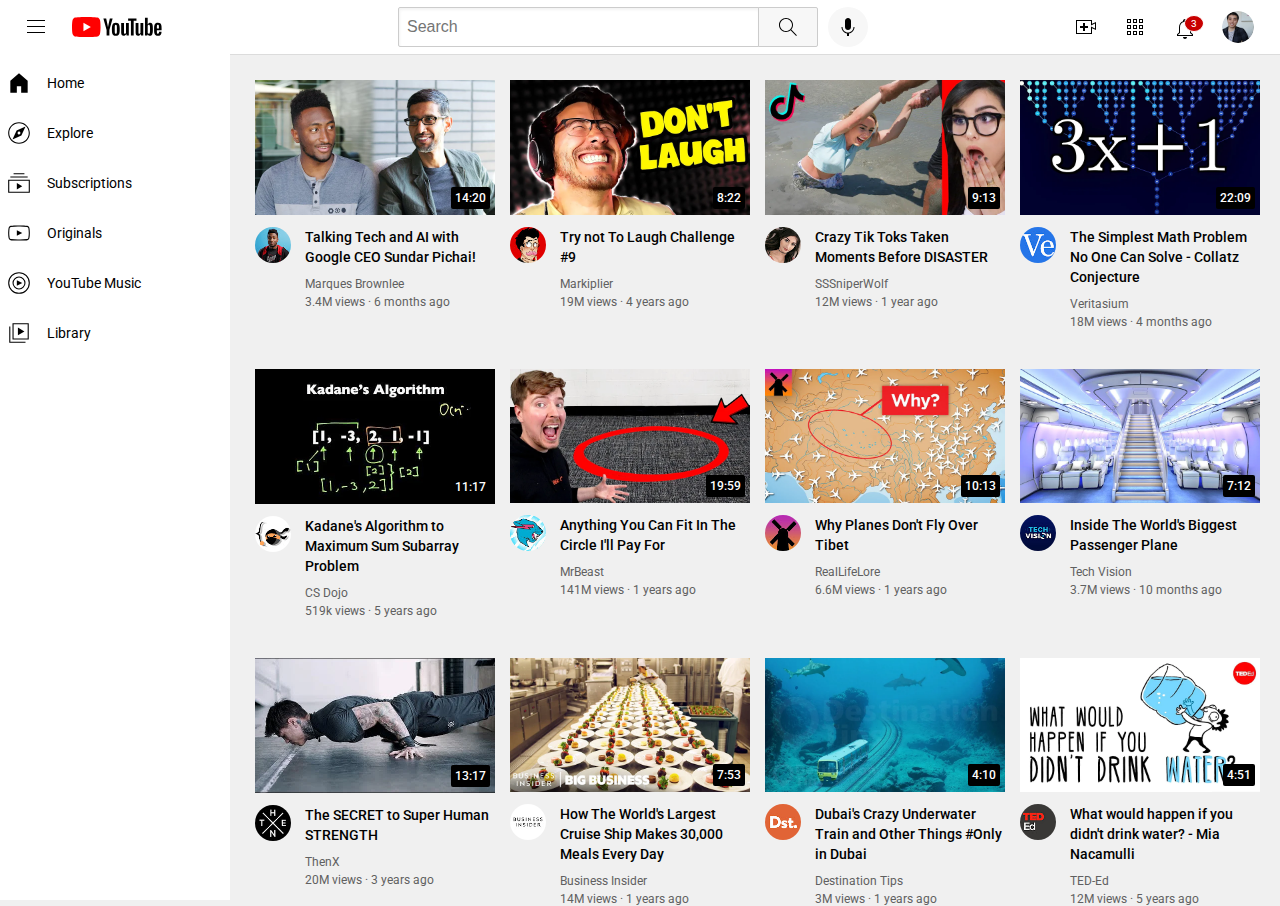
<file: index.html>
<!DOCTYPE html>
<html>
    <head>
        <title>Youtube.com Clone</title>

        <link rel="preconnect" href="https://fonts.googleapis.com">
        <link rel="preconnect" href="https://fonts.gstatic.com" crossorigin>
        <link href="https://fonts.googleapis.com/css2?family=Roboto:ital,wght@0,100..900;1,100..900&display=swap" rel="stylesheet">

        <link rel="stylesheet" href="youtube-css/general.css">
        <link rel="stylesheet" href="youtube-css/header.css">
        <link rel="stylesheet" href="youtube-css/sidebar.css">
        <link rel="stylesheet" href="youtube-css/video.css">
    </head>

    <body>
        <div class="header">
            <div class="left-section">
                <img class="hamburger-menu" src="youtube header icons/hamburger-menu.svg">

                <img class="youtube-logo" src="youtube header icons/youtube-logo.svg">
            </div>
            <div class="middle-section">
                <input class="search-bar" type="text" 
                placeholder="Search">
                <button class="search-button">
                    <img class="search-icon" src="youtube header icons/search.svg">
                    <div class="tooltip">Search</div>
                </button>

                <button class="voice-search-button" >
                    <img class="voice-search-icon" src="youtube header icons/voice-search-icon.svg">
                    <div class="tooltip">Search with your voice</div>
                </button>
            </div>

            <div class="right-section">
                <div class="upload-icon-container">
                    <img class="upload-icon" 
                    src="youtube header icons/upload.svg">
                    <div class="tooltip">Create</div>
                </div>

                <div class="apps-icon-container">
                    <img class="apps-icon" 
                    src="youtube header icons/youtube-apps.svg">
                    <div class="tooltip">YouTube apps</div>
                </div>
                
                <div class="notifications-icon-box">
                    <div class="notifications-number">3</div>
                    <img class="notifications-icon" 
                    src="youtube header icons/notifications.svg">
                    <div class="tooltip">Notifications</div>
                </div>

                    <img class="my-channel-icon" 
                    src="youtube header icons/my-channel.jpeg">
            </div>
        </div>

        <div class="sidebar">
            <button class="home-button">
                <img src="sidebar icons/home.svg">
                <div>Home</div>
            </button>

            <button class="home-button">
                <img src="sidebar icons/explore.svg">
                <div>Explore</div>
            </button>

            <button class="home-button">
                <img src="sidebar icons/subscriptions.svg">
                <div>Subscriptions</div>
            </button>

            <button class="home-button">
                <img src="sidebar icons/originals.svg">
                <div>Originals</div>
            </button>

            <button class="home-button">
                <img src="sidebar icons/youtube-music.svg">
                <div>YouTube Music</div>
            </button>

            <button class="home-button">
                <img src="sidebar icons/library.svg">
                <div>Library</div>
            </button>
        </div>

        <div class="video-grid">
            <div class="video-preview">
                <div class="thumbnail-row">
                    <a href="https://www.youtube.com/watch?v=n2RNcPRtAiY">
                        <img class="thumbnail" src="thumbnails/thumbnail-1.webp">
                    </a>

                    <div class="video-time">
                        14:20
                    </div>
                </div>
    
                <div class="video-info-grid">
                    <div class="channel-picture">
                        <a href="https://www.youtube.com/c/mkbhd">
                            <img class="profile-picture" src="profile pics/channel-1.jpeg">
                        </a>
                        <div class="channel-tooltip">
                            <div class="profilepic-tooltip-container">
                                <img class="profile-picture" src="profile pics/channel-1.jpeg">
                            </div>

                            <div class="profileinfo-tooltip-container">
                                <div><strong>Marques Brownlee</strong></div>
                                <div class="sub-count-tooltip-line">19.9M subscribers</div>
                            </div>
                        </div>
                    </div>
    
                    <div class="video-info">
                        <p class="video-title">
                            <a href="https://www.youtube.com/watch?v=n2RNcPRtAiY">
                                Talking Tech and AI with Google CEO Sundar Pichai!
                            </a>
                         </p>
                        <p class="video-author">
                             Marques Brownlee
                        </p>
                         <p class="video-stats">
                              3.4M views · 6 months ago
                        </p>
                    </div>
                </div>
            </div>
    
            <div class="video-preview">
                <div class="thumbnail-row">
                    <a href="https://www.youtube.com/watch?v=mP0RAo9SKZk">
                        <img class="thumbnail" src="thumbnails/thumbnail-2.webp">
                    </a>

                    <div class="video-time">
                        8:22
                    </div>
                </div>
    
                <div class="video-info-grid">
                    <div class="channel-picture">
                        <a href="https://www.youtube.com/c/markiplier">
                            <img class="profile-picture" src="profile pics/channel-2.jpeg">
                        </a>

                        <div class="channel-tooltip">
                            <div class="profilepic-tooltip-container">
                                <img class="profile-picture" src="profile pics/channel-2.jpeg">
                            </div>

                            <div class="profileinfo-tooltip-container">
                                <div><strong>Markiplier</strong></div>
                                <div class="sub-count-tooltip-line">37.7M subscribers</div>
                            </div>
                        </div>
                    </div>
    
                    <div class="video-info">
                        <p class="video-title">
                                <a href="https://www.youtube.com/watch?v=mP0RAo9SKZk">
                                    Try not To Laugh Challenge #9
                                </a>
                        </p>
                        <p class="video-author">
                                Markiplier
                        </p>
                        <p class="video-stats">
                                19M views · 4 years ago
                        </p>
                    </div>
                </div>
            </div>
    
            <div class="video-preview">
                <div class="thumbnail-row">
                    <a href="https://www.youtube.com/watch?v=FgjPQQeTh1w">
                        <img class="thumbnail" src="thumbnails/thumbnail-3.webp">
                    </a>

                    <div class="video-time">
                        9:13
                    </div>
                </div>
    
                <div class="video-info-grid">
                    <div class="channel-picture">
                        <a href="https://www.youtube.com/user/SSSniperWolf">
                            <img class="profile-picture" src="../../profile pics/channel-3.jpeg">
                        </a>

                        <div class="channel-tooltip">
                            <div class="profilepic-tooltip-container">
                                <img class="profile-picture" src="../../profile pics/channel-3.jpeg">
                            </div>

                            <div class="profileinfo-tooltip-container">
                                <div><strong>SSSniperWolf</strong></div>
                                <div class="sub-count-tooltip-line">35M subscribers</div>
                            </div>
                        </div>
                    </div>
    
                    <div class="video-info">
                        <p class="video-title">
                            <a href="https://www.youtube.com/watch?v=FgjPQQeTh1w">
                                Crazy Tik Toks Taken Moments Before DISASTER
                            </a>
                         </p>
                        <p class="video-author">
                             SSSniperWolf
                        </p>
                         <p class="video-stats">
                              12M views · 1 year ago
                        </p>
                    </div>
                </div>
            </div>
    
            <div class="video-preview">
                <div class="thumbnail-row">
                    <a href="https://www.youtube.com/watch?v=094y1Z2wpJg">
                        <img class="thumbnail" src="thumbnails/thumbnail-4.webp">
                    </a>

                    <div class="video-time">
                        22:09
                    </div>
                </div>
    
                <div class="video-info-grid">
                    <div class="channel-picture">
                        <a href="https://www.youtube.com/c/veritasium">
                            <img class="profile-picture" src="../../profile pics/channel-4.jpeg">
                        </a>

                        <div class="channel-tooltip">
                            <div class="profilepic-tooltip-container">
                                <img class="profile-picture" src="../../profile pics/channel-4.jpeg">
                            </div>

                            <div class="profileinfo-tooltip-container">
                                <div><strong>Veritasium</strong></div>
                                <div class="sub-count-tooltip-line">18M subscribers</div>
                            </div>
                        </div>
                    </div>
    
                    <div class="video-info">
                        <p class="video-title">
                            <a href="https://www.youtube.com/watch?v=094y1Z2wpJg">
                                The Simplest Math Problem No One Can Solve - Collatz Conjecture
                            </a>
                        </p>
                        <p class="video-author">
                                Veritasium
                        </p>
                        <p class="video-stats">
                                18M views · 4 months ago
                        </p>
                    </div>
                </div>
            </div>
    
            <div class="video-preview">
                <div class="thumbnail-row">
                    <a href="https://www.youtube.com/watch?v=86CQq3pKSUw">
                        <img class="thumbnail" src="thumbnails/thumbnail-5.webp">
                    </a>

                    <div class="video-time">
                        11:17
                    </div>
                </div>
    
                <div class="video-info-grid">
                    <div class="channel-picture">
                        <a href="https://www.youtube.com/c/CSDojo">
                            <img class="profile-picture" src="../../profile pics/channel-5.jpeg">
                        </a>

                        <div class="channel-tooltip">
                            <div class="profilepic-tooltip-container">
                                <img class="profile-picture" src="../../profile pics/channel-5.jpeg">
                            </div>

                            <div class="profileinfo-tooltip-container">
                                <div><strong>CS Dojo</strong></div>
                                <div class="sub-count-tooltip-line">2M subscribers</div>
                            </div>
                        </div>
                    </div>
    
                    <div class="video-info">
                        <p class="video-title">
                            <a href="https://www.youtube.com/watch?v=86CQq3pKSUw">
                                Kadane's Algorithm to Maximum Sum Subarray Problem
                            </a>
                        </p>
                        <p class="video-author">
                            CS Dojo
                        </p>
                        <p class="video-stats">
                            519k views · 5 years ago
                        </p>
                    </div>
                </div>
            </div>
    
            <div class="video-preview">
                <div class="thumbnail-row">
                    <a href="https://www.youtube.com/watch?v=yXWw0_UfSFg">
                        <img class="thumbnail" src="thumbnails/thumbnail-6.webp">
                    </a>

                    <div class="video-time">
                        19:59
                    </div>
                </div>
    
                <div class="video-info-grid">
                    <div class="channel-picture">
                        <a href="https://www.youtube.com/channel/UCX6OQ3DkcsbYNE6H8uQQuVA">
                            <img class="profile-picture" src="../../profile pics/channel-6.jpeg">
                        </a>

                        <div class="channel-tooltip">
                            <div class="profilepic-tooltip-container">
                                <img class="profile-picture" src="../../profile pics/channel-6.jpeg">
                            </div>

                            <div class="profileinfo-tooltip-container">
                                <div><strong>MrBeast</strong></div>
                                <div class="sub-count-tooltip-line">385M subscribers</div>
                            </div>
                        </div>
                    </div>
    
                    <div class="video-info">
                        <p class="video-title">
                            <a href="https://www.youtube.com/watch?v=yXWw0_UfSFg">
                                Anything You Can Fit In The Circle I'll Pay For
                            </a>
                        </p>
                        <p class="video-author">
                                MrBeast
                        </p>
                        <p class="video-stats">
                                141M views · 1 years ago
                        </p>
                    </div>
                </div>
            </div>

            <div class="video-preview">
                <div class="thumbnail-row">
                    <a href="https://www.youtube.com/watch?v=fNVa1qMbF9Y">
                        <img class="thumbnail" src="thumbnails/thumbnail-7.webp">
                    </a>
                    <div class="video-time">
                        10:13
                    </div>
                </div>
    
                <div class="video-info-grid">
                    <div class="channel-picture">
                        <a href="https://www.youtube.com/channel/UCP5tjEmvPItGyLhmjdwP7Ww">
                            <img class="profile-picture" src="../../profile pics/channel-7.jpeg">
                        </a>

                        <div class="channel-tooltip">
                            <div class="profilepic-tooltip-container">
                                <img class="profile-picture" src="profile pics/channel-7.jpeg">
                            </div>

                            <div class="profileinfo-tooltip-container">
                                <div><strong>RealLifeLore</strong></div>
                                <div class="sub-count-tooltip-line">8M subscribers</div>
                            </div>
                        </div>
                    </div>
    
                    <div class="video-info">
                        <p class="video-title">
                            <a href="https://www.youtube.com/watch?v=fNVa1qMbF9Y">
                                Why Planes Don't Fly Over Tibet
                            </a>
                        </p>
                        <p class="video-author">
                                RealLifeLore
                        </p>
                        <p class="video-stats">
                                6.6M views · 1 years ago
                        </p>
                    </div>
                </div>
            </div>

            <div class="video-preview">
                <div class="thumbnail-row">
                    <a href="https://www.youtube.com/watch?v=lFm4EM1juls">
                        <img class="thumbnail" src="thumbnails/thumbnail-8.webp">
                    </a>

                    <div class="video-time">
                        7:12
                    </div>
                </div>
    
                <div class="video-info-grid">
                    <div class="channel-picture">
                        <a href="https://www.youtube.com/channel/UCHAK6CyegY22Zj2GWrcaIxg">
                            <img class="profile-picture" src="profile pics/channel-8.jpeg">
                        </a>

                        <div class="channel-tooltip">
                            <div class="profilepic-tooltip-container">
                                <img class="profile-picture" src="profile pics/channel-8.jpeg">
                            </div>

                            <div class="profileinfo-tooltip-container">
                                <div><strong>Tech Vision</strong></div>
                                <div class="sub-count-tooltip-line">843K subscribers</div>
                            </div>
                        </div>
                    </div>
    
                    <div class="video-info">
                        <p class="video-title">
                            <a href="https://www.youtube.com/watch?v=lFm4EM1juls">
                                Inside The World's Biggest Passenger Plane
                            </a>
                        </p>
                        <p class="video-author">
                                Tech Vision
                        </p>
                        <p class="video-stats">
                                3.7M views · 10 months ago
                        </p>
                    </div>
                </div>
            </div>

            <div class="video-preview">
                <div class="thumbnail-row">
                    <a href="https://www.youtube.com/watch?v=ixmxOlcrlUc">
                        <img class="thumbnail" src="thumbnails/thumbnail-9.webp">
                    </a>

                    <div class="video-time">
                        13:17
                    </div>
                </div>
    
                <div class="video-info-grid">
                    <div class="channel-picture">
                        <a href="https://www.youtube.com/c/OFFICIALTHENXSTUDIOS">
                            <img class="profile-picture" src="profile pics/channel-9.jpeg">
                        </a>
                        
                        <div class="channel-tooltip">
                            <div class="profilepic-tooltip-container">
                                <img class="profile-picture" src="profile pics/channel-9.jpeg">
                            </div>

                            <div class="profileinfo-tooltip-container">
                                <div><strong>ThenX</strong></div>
                                <div class="sub-count-tooltip-line">8M subscribers</div>
                            </div>
                        </div>
                    </div>
    
                    <div class="video-info">
                        <p class="video-title">
                            <a href="https://www.youtube.com/watch?v=ixmxOlcrlUc">
                                The SECRET to Super Human STRENGTH
                            </a>
                        </p>
                        <p class="video-author">
                                ThenX
                        </p>
                        <p class="video-stats">
                                20M views · 3 years ago
                        </p>
                    </div>
                </div>
            </div>

            <div class="video-preview">
                <div class="thumbnail-row">
                    <a href="https://www.youtube.com/watch?v=R2vXbFp5C9o">
                        <img class="thumbnail" src="thumbnails/thumbnail-10.webp">
                    </a>
                    <div class="video-time">
                        7:53
                    </div>
                </div>
    
                <div class="video-info-grid">
                    <div class="channel-picture">
                        <a href="https://www.youtube.com/user/businessinsider">
                            <img class="profile-picture" src="../../profile pics/channel-10.jpeg">
                        </a>

                        <div class="channel-tooltip">
                            <div class="profilepic-tooltip-container">
                                <img class="profile-picture" src="../../profile pics/channel-10.jpeg">
                            </div>

                            <div class="profileinfo-tooltip-container">
                                <div><strong>Business Insider</strong></div>
                                <div class="sub-count-tooltip-line">10M subscribers</div>
                            </div>
                        </div>
                    </div>
    
                    <div class="video-info">
                        <p class="video-title">
                            <a href="https://www.youtube.com/watch?v=R2vXbFp5C9o">
                                How The World's Largest Cruise Ship Makes 30,000 Meals Every Day
                            </a>
                        </p>
                        <p class="video-author">
                                Business Insider
                        </p>
                        <p class="video-stats">
                                14M views · 1 years ago
                        </p>
                    </div>
                </div>
            </div>

            <div class="video-preview">
                <div class="thumbnail-row">
                    <a href="https://www.youtube.com/watch?v=0nZuYyXET3s">
                        <img class="thumbnail" src="thumbnails/thumbnail-11.webp">
                    </a>

                    <div class="video-time">
                        4:10
                    </div>
                </div>
    
                <div class="video-info-grid">
                    <div class="channel-picture">
                        <a href="https://www.youtube.com/c/Destinationtips">
                            <img class="profile-picture" src="../../profile pics/channel-11.jpeg">
                        </a>

                        <div class="channel-tooltip">
                            <div class="profilepic-tooltip-container">
                                <img class="profile-picture" src="../../profile pics/channel-11.jpeg">
                            </div>

                            <div class="profileinfo-tooltip-container">
                                <div><strong>Destination Tips</strong></div>
                                <div class="sub-count-tooltip-line">282K subscribers</div>
                            </div>
                        </div>
                    </div>
    
                    <div class="video-info">
                        <p class="video-title">
                            <a href="https://www.youtube.com/watch?v=0nZuYyXET3s">
                                Dubai's Crazy Underwater Train and Other Things #Only in Dubai
                            </a>
                        </p>
                        <p class="video-author">
                                Destination Tips
                        </p>
                        <p class="video-stats">
                                3M views · 1 years ago
                        </p>
                    </div>
                </div>
            </div>

            <div class="video-preview">
                <div class="thumbnail-row">
                    <a href="https://www.youtube.com/watch?v=9iMGFqMmUFs">
                        <img class="thumbnail" src="thumbnails/thumbnail-12.webp">
                    </a>

                    <div class="video-time">
                        4:51
                    </div>
                </div>
    
                <div class="video-info-grid">
                    <div class="channel-picture">
                        <a href="https://www.youtube.com/teded">
                            <img class="profile-picture" src="../../profile pics/channel-12.jpeg">
                        </a>

                        <div class="channel-tooltip">
                            <div class="profilepic-tooltip-container">
                                <img class="profile-picture" src="../../profile pics/channel-12.jpeg">
                            </div>

                            <div class="profileinfo-tooltip-container">
                                <div><strong>TED-Ed</strong></div>
                                <div class="sub-count-tooltip-line">21.3M subscribers</div>
                            </div>
                        </div>
                    </div>
    
                    <div class="video-info">
                        <p class="video-title">
                            <a href="https://www.youtube.com/watch?v=9iMGFqMmUFs">
                                What would happen if you didn't drink water? - Mia Nacamulli
                            </a>
                        </p>
                        <p class="video-author">
                                TED-Ed
                        </p>
                        <p class="video-stats">
                                12M views · 5 years ago
                        </p>
                    </div>
                </div>
            </div>
        </div>
    </body>    
</html>

<!--BLOCK ELEMENT: takes entire line even if limited by width, 
single line element (<p> is a block element)-->

<!--INLINE-BLOCK ELEMENT: only takes as much space as needed for that element.
img and input element is an inline-block element, 
so another element can appear besides them-->

<!--INLINE ELEMENT: they appear within a line of text, 
for example: <strong> makes part of text bold or,
<span>-->

<!--<div> is meant to be a container, by default a container so it will use whole line-->
</file>
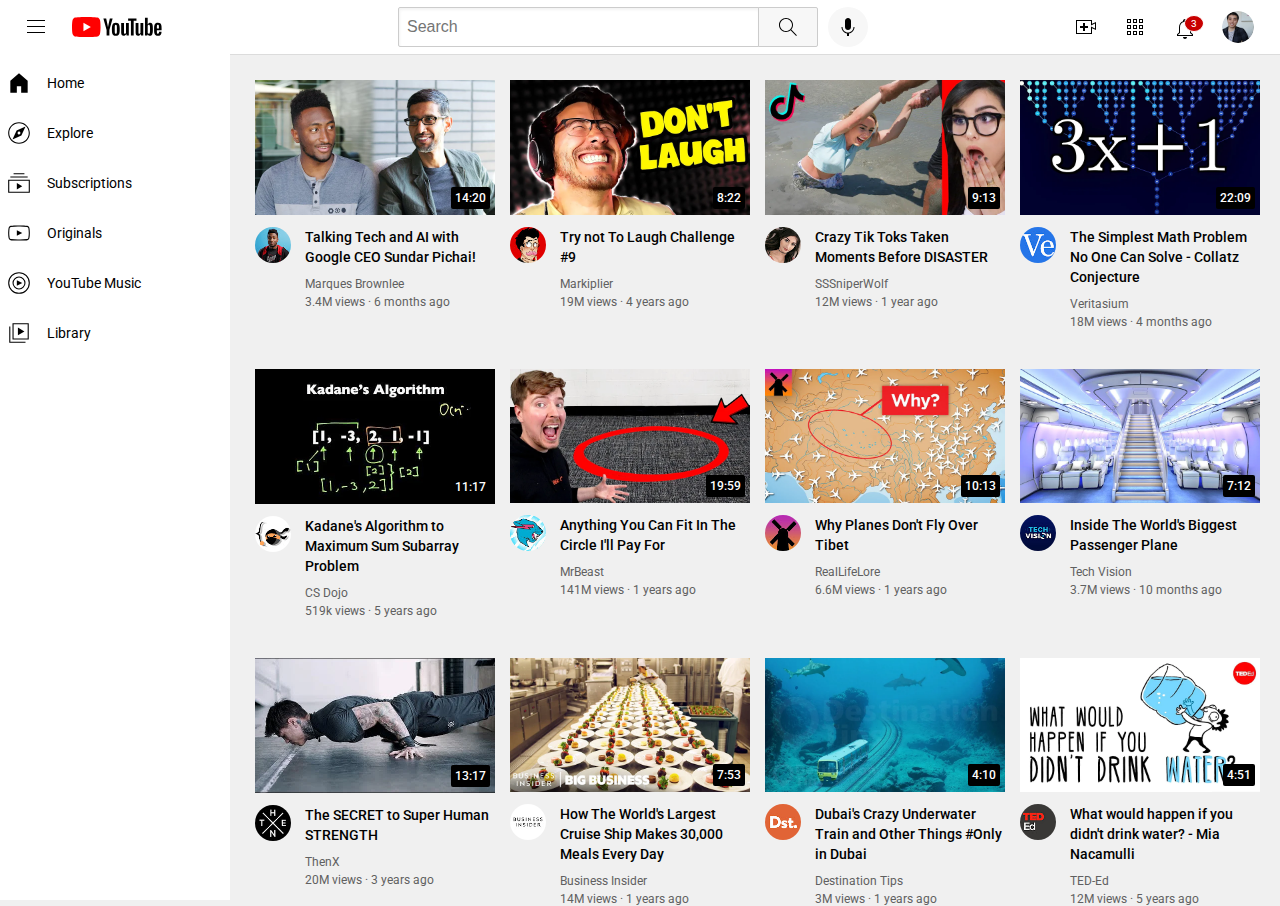
<file: youtube.html>
<!DOCTYPE html>
<html>
    <head>
        <title>Youtube.com Clone</title>

        <link rel="preconnect" href="https://fonts.googleapis.com">
        <link rel="preconnect" href="https://fonts.gstatic.com" crossorigin>
        <link href="https://fonts.googleapis.com/css2?family=Roboto:ital,wght@0,100..900;1,100..900&display=swap" rel="stylesheet">

        <link rel="stylesheet" href="../../youtube-css/general.css">
        <link rel="stylesheet" href="../../youtube-css/header.css">
        <link rel="stylesheet" href="../../youtube-css/sidebar.css">
        <link rel="stylesheet" href="../../youtube-css/video.css">
    </head>

    <body>
        <div class="header">
            <div class="left-section">
                <img class="hamburger-menu" src="../../youtube header icons/hamburger-menu.svg">

                <img class="youtube-logo" src="../../youtube header icons/youtube-logo.svg">
            </div>
            <div class="middle-section">
                <input class="search-bar" type="text" 
                placeholder="Search">
                <button class="search-button">
                    <img class="search-icon" src="../../youtube header icons/search.svg">
                    <div class="tooltip">Search</div>
                </button>

                <button class="voice-search-button" >
                    <img class="voice-search-icon" src="../../youtube header icons/voice-search-icon.svg">
                    <div class="tooltip">Search with your voice</div>
                </button>
            </div>

            <div class="right-section">
                <div class="upload-icon-container">
                    <img class="upload-icon" 
                    src="../../youtube header icons/upload.svg">
                    <div class="tooltip">Create</div>
                </div>

                <div class="apps-icon-container">
                    <img class="apps-icon" 
                    src="../../youtube header icons/youtube-apps.svg">
                    <div class="tooltip">YouTube apps</div>
                </div>
                
                <div class="notifications-icon-box">
                    <div class="notifications-number">3</div>
                    <img class="notifications-icon" 
                    src="../../youtube header icons/notifications.svg">
                    <div class="tooltip">Notifications</div>
                </div>

                    <img class="my-channel-icon" 
                    src="../../youtube header icons/my-channel.jpeg">
            </div>
        </div>

        <div class="sidebar">
            <button class="home-button">
                <img src="../../sidebar icons/home.svg">
                <div>Home</div>
            </button>

            <button class="home-button">
                <img src="../../sidebar icons/explore.svg">
                <div>Explore</div>
            </button>

            <button class="home-button">
                <img src="../../sidebar icons/subscriptions.svg">
                <div>Subscriptions</div>
            </button>

            <button class="home-button">
                <img src="../../sidebar icons/originals.svg">
                <div>Originals</div>
            </button>

            <button class="home-button">
                <img src="../../sidebar icons/youtube-music.svg">
                <div>YouTube Music</div>
            </button>

            <button class="home-button">
                <img src="../../sidebar icons/library.svg">
                <div>Library</div>
            </button>
        </div>

        <div class="video-grid">
            <div class="video-preview">
                <div class="thumbnail-row">
                    <a href="https://www.youtube.com/watch?v=n2RNcPRtAiY">
                        <img class="thumbnail" src="thumbnails/thumbnail-1.webp">
                    </a>

                    <div class="video-time">
                        14:20
                    </div>
                </div>
    
                <div class="video-info-grid">
                    <div class="channel-picture">
                        <a href="https://www.youtube.com/c/mkbhd">
                            <img class="profile-picture" src="../../profile pics/channel-1.jpeg">
                        </a>
                        <div class="channel-tooltip">
                            <div class="profilepic-tooltip-container">
                                <img class="profile-picture" src="../../profile pics/channel-1.jpeg">
                            </div>

                            <div class="profileinfo-tooltip-container">
                                <div><strong>Marques Brownlee</strong></div>
                                <div class="sub-count-tooltip-line">19.9M subscribers</div>
                            </div>
                        </div>
                    </div>
    
                    <div class="video-info">
                        <p class="video-title">
                            <a href="https://www.youtube.com/watch?v=n2RNcPRtAiY">
                                Talking Tech and AI with Google CEO Sundar Pichai!
                            </a>
                         </p>
                        <p class="video-author">
                             Marques Brownlee
                        </p>
                         <p class="video-stats">
                              3.4M views · 6 months ago
                        </p>
                    </div>
                </div>
            </div>
    
            <div class="video-preview">
                <div class="thumbnail-row">
                    <a href="https://www.youtube.com/watch?v=mP0RAo9SKZk">
                        <img class="thumbnail" src="thumbnails/thumbnail-2.webp">
                    </a>

                    <div class="video-time">
                        8:22
                    </div>
                </div>
    
                <div class="video-info-grid">
                    <div class="channel-picture">
                        <a href="https://www.youtube.com/c/markiplier">
                            <img class="profile-picture" src="../../profile pics/channel-2.jpeg">
                        </a>

                        <div class="channel-tooltip">
                            <div class="profilepic-tooltip-container">
                                <img class="profile-picture" src="../../profile pics/channel-2.jpeg">
                            </div>

                            <div class="profileinfo-tooltip-container">
                                <div><strong>Markiplier</strong></div>
                                <div class="sub-count-tooltip-line">37.7M subscribers</div>
                            </div>
                        </div>
                    </div>
    
                    <div class="video-info">
                        <p class="video-title">
                                <a href="https://www.youtube.com/watch?v=mP0RAo9SKZk">
                                    Try not To Laugh Challenge #9
                                </a>
                        </p>
                        <p class="video-author">
                                Markiplier
                        </p>
                        <p class="video-stats">
                                19M views · 4 years ago
                        </p>
                    </div>
                </div>
            </div>
    
            <div class="video-preview">
                <div class="thumbnail-row">
                    <a href="https://www.youtube.com/watch?v=FgjPQQeTh1w">
                        <img class="thumbnail" src="thumbnails/thumbnail-3.webp">
                    </a>

                    <div class="video-time">
                        9:13
                    </div>
                </div>
    
                <div class="video-info-grid">
                    <div class="channel-picture">
                        <a href="https://www.youtube.com/user/SSSniperWolf">
                            <img class="profile-picture" src="../../profile pics/channel-3.jpeg">
                        </a>

                        <div class="channel-tooltip">
                            <div class="profilepic-tooltip-container">
                                <img class="profile-picture" src="../../profile pics/channel-3.jpeg">
                            </div>

                            <div class="profileinfo-tooltip-container">
                                <div><strong>SSSniperWolf</strong></div>
                                <div class="sub-count-tooltip-line">35M subscribers</div>
                            </div>
                        </div>
                    </div>
    
                    <div class="video-info">
                        <p class="video-title">
                            <a href="https://www.youtube.com/watch?v=FgjPQQeTh1w">
                                Crazy Tik Toks Taken Moments Before DISASTER
                            </a>
                         </p>
                        <p class="video-author">
                             SSSniperWolf
                        </p>
                         <p class="video-stats">
                              12M views · 1 year ago
                        </p>
                    </div>
                </div>
            </div>
    
            <div class="video-preview">
                <div class="thumbnail-row">
                    <a href="https://www.youtube.com/watch?v=094y1Z2wpJg">
                        <img class="thumbnail" src="thumbnails/thumbnail-4.webp">
                    </a>

                    <div class="video-time">
                        22:09
                    </div>
                </div>
    
                <div class="video-info-grid">
                    <div class="channel-picture">
                        <a href="https://www.youtube.com/c/veritasium">
                            <img class="profile-picture" src="../../profile pics/channel-4.jpeg">
                        </a>

                        <div class="channel-tooltip">
                            <div class="profilepic-tooltip-container">
                                <img class="profile-picture" src="../../profile pics/channel-4.jpeg">
                            </div>

                            <div class="profileinfo-tooltip-container">
                                <div><strong>Veritasium</strong></div>
                                <div class="sub-count-tooltip-line">18M subscribers</div>
                            </div>
                        </div>
                    </div>
    
                    <div class="video-info">
                        <p class="video-title">
                            <a href="https://www.youtube.com/watch?v=094y1Z2wpJg">
                                The Simplest Math Problem No One Can Solve - Collatz Conjecture
                            </a>
                        </p>
                        <p class="video-author">
                                Veritasium
                        </p>
                        <p class="video-stats">
                                18M views · 4 months ago
                        </p>
                    </div>
                </div>
            </div>
    
            <div class="video-preview">
                <div class="thumbnail-row">
                    <a href="https://www.youtube.com/watch?v=86CQq3pKSUw">
                        <img class="thumbnail" src="thumbnails/thumbnail-5.webp">
                    </a>

                    <div class="video-time">
                        11:17
                    </div>
                </div>
    
                <div class="video-info-grid">
                    <div class="channel-picture">
                        <a href="https://www.youtube.com/c/CSDojo">
                            <img class="profile-picture" src="../../profile pics/channel-5.jpeg">
                        </a>

                        <div class="channel-tooltip">
                            <div class="profilepic-tooltip-container">
                                <img class="profile-picture" src="../../profile pics/channel-5.jpeg">
                            </div>

                            <div class="profileinfo-tooltip-container">
                                <div><strong>CS Dojo</strong></div>
                                <div class="sub-count-tooltip-line">2M subscribers</div>
                            </div>
                        </div>
                    </div>
    
                    <div class="video-info">
                        <p class="video-title">
                            <a href="https://www.youtube.com/watch?v=86CQq3pKSUw">
                                Kadane's Algorithm to Maximum Sum Subarray Problem
                            </a>
                        </p>
                        <p class="video-author">
                            CS Dojo
                        </p>
                        <p class="video-stats">
                            519k views · 5 years ago
                        </p>
                    </div>
                </div>
            </div>
    
            <div class="video-preview">
                <div class="thumbnail-row">
                    <a href="https://www.youtube.com/watch?v=yXWw0_UfSFg">
                        <img class="thumbnail" src="thumbnails/thumbnail-6.webp">
                    </a>

                    <div class="video-time">
                        19:59
                    </div>
                </div>
    
                <div class="video-info-grid">
                    <div class="channel-picture">
                        <a href="https://www.youtube.com/channel/UCX6OQ3DkcsbYNE6H8uQQuVA">
                            <img class="profile-picture" src="../../profile pics/channel-6.jpeg">
                        </a>

                        <div class="channel-tooltip">
                            <div class="profilepic-tooltip-container">
                                <img class="profile-picture" src="../../profile pics/channel-6.jpeg">
                            </div>

                            <div class="profileinfo-tooltip-container">
                                <div><strong>MrBeast</strong></div>
                                <div class="sub-count-tooltip-line">385M subscribers</div>
                            </div>
                        </div>
                    </div>
    
                    <div class="video-info">
                        <p class="video-title">
                            <a href="https://www.youtube.com/watch?v=yXWw0_UfSFg">
                                Anything You Can Fit In The Circle I'll Pay For
                            </a>
                        </p>
                        <p class="video-author">
                                MrBeast
                        </p>
                        <p class="video-stats">
                                141M views · 1 years ago
                        </p>
                    </div>
                </div>
            </div>

            <div class="video-preview">
                <div class="thumbnail-row">
                    <a href="https://www.youtube.com/watch?v=fNVa1qMbF9Y">
                        <img class="thumbnail" src="thumbnails/thumbnail-7.webp">
                    </a>
                    <div class="video-time">
                        10:13
                    </div>
                </div>
    
                <div class="video-info-grid">
                    <div class="channel-picture">
                        <a href="https://www.youtube.com/channel/UCP5tjEmvPItGyLhmjdwP7Ww">
                            <img class="profile-picture" src="../../profile pics/channel-7.jpeg">
                        </a>

                        <div class="channel-tooltip">
                            <div class="profilepic-tooltip-container">
                                <img class="profile-picture" src="../../profile pics/channel-7.jpeg">
                            </div>

                            <div class="profileinfo-tooltip-container">
                                <div><strong>RealLifeLore</strong></div>
                                <div class="sub-count-tooltip-line">8M subscribers</div>
                            </div>
                        </div>
                    </div>
    
                    <div class="video-info">
                        <p class="video-title">
                            <a href="https://www.youtube.com/watch?v=fNVa1qMbF9Y">
                                Why Planes Don't Fly Over Tibet
                            </a>
                        </p>
                        <p class="video-author">
                                RealLifeLore
                        </p>
                        <p class="video-stats">
                                6.6M views · 1 years ago
                        </p>
                    </div>
                </div>
            </div>

            <div class="video-preview">
                <div class="thumbnail-row">
                    <a href="https://www.youtube.com/watch?v=lFm4EM1juls">
                        <img class="thumbnail" src="thumbnails/thumbnail-8.webp">
                    </a>

                    <div class="video-time">
                        7:12
                    </div>
                </div>
    
                <div class="video-info-grid">
                    <div class="channel-picture">
                        <a href="https://www.youtube.com/channel/UCHAK6CyegY22Zj2GWrcaIxg">
                            <img class="profile-picture" src="../../profile pics/channel-8.jpeg">
                        </a>

                        <div class="channel-tooltip">
                            <div class="profilepic-tooltip-container">
                                <img class="profile-picture" src="../../profile pics/channel-8.jpeg">
                            </div>

                            <div class="profileinfo-tooltip-container">
                                <div><strong>Tech Vision</strong></div>
                                <div class="sub-count-tooltip-line">843K subscribers</div>
                            </div>
                        </div>
                    </div>
    
                    <div class="video-info">
                        <p class="video-title">
                            <a href="https://www.youtube.com/watch?v=lFm4EM1juls">
                                Inside The World's Biggest Passenger Plane
                            </a>
                        </p>
                        <p class="video-author">
                                Tech Vision
                        </p>
                        <p class="video-stats">
                                3.7M views · 10 months ago
                        </p>
                    </div>
                </div>
            </div>

            <div class="video-preview">
                <div class="thumbnail-row">
                    <a href="https://www.youtube.com/watch?v=ixmxOlcrlUc">
                        <img class="thumbnail" src="thumbnails/thumbnail-9.webp">
                    </a>

                    <div class="video-time">
                        13:17
                    </div>
                </div>
    
                <div class="video-info-grid">
                    <div class="channel-picture">
                        <a href="https://www.youtube.com/c/OFFICIALTHENXSTUDIOS">
                            <img class="profile-picture" src="../../profile pics/channel-9.jpeg">
                        </a>
                        
                        <div class="channel-tooltip">
                            <div class="profilepic-tooltip-container">
                                <img class="profile-picture" src="../../profile pics/channel-9.jpeg">
                            </div>

                            <div class="profileinfo-tooltip-container">
                                <div><strong>ThenX</strong></div>
                                <div class="sub-count-tooltip-line">8M subscribers</div>
                            </div>
                        </div>
                    </div>
    
                    <div class="video-info">
                        <p class="video-title">
                            <a href="https://www.youtube.com/watch?v=ixmxOlcrlUc">
                                The SECRET to Super Human STRENGTH
                            </a>
                        </p>
                        <p class="video-author">
                                ThenX
                        </p>
                        <p class="video-stats">
                                20M views · 3 years ago
                        </p>
                    </div>
                </div>
            </div>

            <div class="video-preview">
                <div class="thumbnail-row">
                    <a href="https://www.youtube.com/watch?v=R2vXbFp5C9o">
                        <img class="thumbnail" src="thumbnails/thumbnail-10.webp">
                    </a>
                    <div class="video-time">
                        7:53
                    </div>
                </div>
    
                <div class="video-info-grid">
                    <div class="channel-picture">
                        <a href="https://www.youtube.com/user/businessinsider">
                            <img class="profile-picture" src="../../profile pics/channel-10.jpeg">
                        </a>

                        <div class="channel-tooltip">
                            <div class="profilepic-tooltip-container">
                                <img class="profile-picture" src="../../profile pics/channel-10.jpeg">
                            </div>

                            <div class="profileinfo-tooltip-container">
                                <div><strong>Business Insider</strong></div>
                                <div class="sub-count-tooltip-line">10M subscribers</div>
                            </div>
                        </div>
                    </div>
    
                    <div class="video-info">
                        <p class="video-title">
                            <a href="https://www.youtube.com/watch?v=R2vXbFp5C9o">
                                How The World's Largest Cruise Ship Makes 30,000 Meals Every Day
                            </a>
                        </p>
                        <p class="video-author">
                                Business Insider
                        </p>
                        <p class="video-stats">
                                14M views · 1 years ago
                        </p>
                    </div>
                </div>
            </div>

            <div class="video-preview">
                <div class="thumbnail-row">
                    <a href="https://www.youtube.com/watch?v=0nZuYyXET3s">
                        <img class="thumbnail" src="thumbnails/thumbnail-11.webp">
                    </a>

                    <div class="video-time">
                        4:10
                    </div>
                </div>
    
                <div class="video-info-grid">
                    <div class="channel-picture">
                        <a href="https://www.youtube.com/c/Destinationtips">
                            <img class="profile-picture" src="../../profile pics/channel-11.jpeg">
                        </a>

                        <div class="channel-tooltip">
                            <div class="profilepic-tooltip-container">
                                <img class="profile-picture" src="../../profile pics/channel-11.jpeg">
                            </div>

                            <div class="profileinfo-tooltip-container">
                                <div><strong>Destination Tips</strong></div>
                                <div class="sub-count-tooltip-line">282K subscribers</div>
                            </div>
                        </div>
                    </div>
    
                    <div class="video-info">
                        <p class="video-title">
                            <a href="https://www.youtube.com/watch?v=0nZuYyXET3s">
                                Dubai's Crazy Underwater Train and Other Things #Only in Dubai
                            </a>
                        </p>
                        <p class="video-author">
                                Destination Tips
                        </p>
                        <p class="video-stats">
                                3M views · 1 years ago
                        </p>
                    </div>
                </div>
            </div>

            <div class="video-preview">
                <div class="thumbnail-row">
                    <a href="https://www.youtube.com/watch?v=9iMGFqMmUFs">
                        <img class="thumbnail" src="thumbnails/thumbnail-12.webp">
                    </a>

                    <div class="video-time">
                        4:51
                    </div>
                </div>
    
                <div class="video-info-grid">
                    <div class="channel-picture">
                        <a href="https://www.youtube.com/teded">
                            <img class="profile-picture" src="../../profile pics/channel-12.jpeg">
                        </a>

                        <div class="channel-tooltip">
                            <div class="profilepic-tooltip-container">
                                <img class="profile-picture" src="../../profile pics/channel-12.jpeg">
                            </div>

                            <div class="profileinfo-tooltip-container">
                                <div><strong>TED-Ed</strong></div>
                                <div class="sub-count-tooltip-line">21.3M subscribers</div>
                            </div>
                        </div>
                    </div>
    
                    <div class="video-info">
                        <p class="video-title">
                            <a href="https://www.youtube.com/watch?v=9iMGFqMmUFs">
                                What would happen if you didn't drink water? - Mia Nacamulli
                            </a>
                        </p>
                        <p class="video-author">
                                TED-Ed
                        </p>
                        <p class="video-stats">
                                12M views · 5 years ago
                        </p>
                    </div>
                </div>
            </div>
        </div>
    </body>    
</html>

<!--BLOCK ELEMENT: takes entire line even if limited by width, 
single line element (<p> is a block element)-->

<!--INLINE-BLOCK ELEMENT: only takes as much space as needed for that element.
img and input element is an inline-block element, 
so another element can appear besides them-->

<!--INLINE ELEMENT: they appear within a line of text, 
for example: <strong> makes part of text bold or,
<span>-->

<!--<div> is meant to be a container, by default a container so it will use whole line-->
</file>
<file: youtube-css/general.css>
p,
div {
    margin-top: 0;
    margin-bottom: 0;
}

button {
    margin-top: 0;
    margin-bottom: 0;
}

* {
    box-sizing: border-box;
}

body {
    font-family: Roboto, Arial;
    margin: 0;
    padding-top: 80px;
    padding-left: 100px;
    padding-right: 20px;
    background-color: rgb(240, 240, 240);
}
</file>
<file: youtube-css/header.css>
.header {
    height: 55px;
    display: flex;
    flex-direction: row;
    justify-content: space-between;
    z-index: 1;

    position: fixed;
    top: 0;
    left: 0;
    right: 0;

    background-color: white;
    border-bottom-width: 1px;
    border-bottom-style: solid;
    border-bottom-color: rgb(220, 220, 220);
}

.left-section {
    display: flex;
    align-items: center;
}

.hamburger-menu {
    height: 24px;
    margin-left: 24px;
    margin-right: 24px;
}

.youtube-logo {
    height: 20px;
    margin-right: 30px;
}

.middle-section {
    flex: 1;
    display: flex;
    align-items: center;
    max-width: 510px;
}

.search-bar {
    flex: 1;
    height: 40px;
    width: 0;
    padding-left: 8px;
    outline: none;
    margin-left: 20px;
    border-top-left-radius: 2px;
    border-bottom-left-radius: 2px;
    /*border-width: 1px;
    border-style: solid;
    border-color: rgb(204, 204, 204);*/
    border: 1px solid rgb(204, 204, 204);
    box-shadow: inset 1px 2px 3px rgb(0, 0, 0, 0.05);
}

.search-bar::placeholder {
    font-size: 16px;
}

.search-bar:focus {
    border: 1px solid;
    border-color: darkblue;
}

.search-button {
    height: 40px;
    width: 60px;
    border-width: 1px;
    border-style: solid;
    border-top-right-radius: 2px;
    border-bottom-right-radius: 2px;
    border-color: rgb(204, 204, 204);
    background-color: rgb(247, 247, 247);
    display: flex;
    align-items: center;
    justify-content: center;
    cursor: pointer;
    margin-left: -1px;

    position: relative;
}

.search-icon {
    height: 24px;
}

.search-button,
.voice-search-button,
.upload-icon-container,
.apps-icon-container,
.notifications-icon-box {
    display: flex;
    justify-content: center;
    position: relative;
}

.search-button .tooltip,
.voice-search-button .tooltip,
.upload-icon-container .tooltip,
.apps-icon-container .tooltip,
.notifications-icon-box .tooltip {
    position: absolute;
    bottom: -48px;
    background-color: rgba(89, 85, 85, 0.8);
    color: white;
    padding-left: 8px;
    padding-right: 8px;
    padding-top: 6px;
    padding-bottom: 6px;
    font-size: 12px;
    border-radius: 2px;
    opacity: 0;
    transition: opacity 0.30s;
    pointer-events: none;
    white-space: nowrap;
}

.search-button:hover .tooltip,
.voice-search-button:hover .tooltip,
.upload-icon-container:hover .tooltip,
.apps-icon-container:hover .tooltip,
.notifications-icon-box:hover .tooltip {
    opacity: 1;
}

.voice-search-button {
    height: 40px;
    width: 40px;
    border-radius: 50%;
    border-style: none;
    margin-left: 10px;
    margin-right: 20px;
    display: flex;
    align-items: center;
    cursor: pointer;
    background-color: rgb(247, 247, 247);

    position: relative;
}

.voice-search-icon {
    height: 24px;
}

.right-section {
    width: 180px;
    display: flex;
    align-items: center;
    justify-content: space-between;
    flex-shrink: 0;
    margin-right: 26px;
}

.upload-icon {
    height: 24px;
}

.apps-icon {
    height: 24px;
}

.notifications-icon-box {
    position: relative;
    padding-top: 4px;
}

.notifications-number {
    position: absolute;
    display: flex;
    justify-content: center;
    align-items: center;
    right: -7px;
    top: 2px;
    padding-left: 6px;
    padding-right: 6px;
    padding-top: 2px;
    padding-bottom: 2px;
    border-radius: 50%;
    background-color: rgb(200, 0, 0);
    border-color: white;
    border-width: 1px;
    border-style: solid;
    color: white;
    font-size: 10px;
}

.notifications-icon {
    height: 24px;
}

.my-channel-icon {
    height: 32px;
    border-radius: 50%;
}
</file>
<file: youtube-css/sidebar.css>
@media (max-width: 1200px) {
    .sidebar {
        position: fixed;
        display: flex;
        flex-direction: column;
        left: 0;
        bottom: 0;
        top: 54px;
        width: 72px;
        z-index: 200;
        padding-top: 4px;
    
        background-color: rgb(255, 255, 255);
    }

    .home-button {
        display: flex;
        flex-direction: column;
        align-items: center;
        justify-content: center;
        width: 100%;
        height: 74px;
        border-style: none;
        background-color: white;
        background-color: rgb(255, 255, 255);
        cursor: pointer;
    }

    .home-button:hover {
        background-color: rgba(77, 77, 77, 0.3);;
    }
    
    .sidebar img {
        height: 24px;
        margin-bottom: 6px;
    }

    .sidebar div {
        font-size: 10px;
        font-family: Roboto, Arial;
        text-align: center;
        white-space: nowrap;
    }
}

@media (min-width: 1200.1px) {
    .sidebar {
        position: fixed;
        display: flex;
        flex-direction: column;
        left: 0;
        bottom: 0;
        top: 54px;
        width: 230px;
        z-index: 200;
        padding-top: 4px;
    
        background-color: rgb(255, 255, 255);
    }

    .home-button {
        display: flex;
        flex-direction: row;
        align-items: center;
        width: 100%;
        height: 50px;
        border-style: none;
        background-color: white;
        background-color: rgb(255, 255, 255);
        cursor: pointer;
        
    }

    .home-button:hover {
        background-color: rgba(77, 77, 77, 0.3);;
    }
    
    .sidebar img {
        height: 26px;
        margin-right: 15px;
    }

    .sidebar div {
        font-size: 14px;
        font-family: Roboto, Arial;
        white-space: nowrap;
    }

    body {
        padding-left: 255px;
    }
}
</file>
<file: youtube-css/video.css>
a {
    text-decoration: none;
    color: black;
}

.video-grid {
    display: grid;
    grid-template-columns: repeat(3, 1fr);
    column-gap: 15px;
    row-gap: 40px;
}

@media (max-width: 499px) {
    .video-grid {
        grid-template-columns: 1fr;
    }
}

@media (min-width: 500px) and (max-width: 800px) {
    .video-grid {
        grid-template-columns: 1fr 1fr;
    }
}

@media (min-width: 801px) and (max-width: 1079px) {
    .video-grid {
        grid-template-columns: 1fr 1fr 1fr;
    }
}

@media (min-width: 1080px) {
    .video-grid {
        grid-template-columns: repeat(4, 1fr);
    }
}

.thumbnail {
    width: 100%;
}

.video-title {
    margin-top: 0px;
    font-size: 14px;
    font-weight: 500;
    line-height: 20px;
    margin-bottom: 10px;
}

.thumbnail-row {
    margin-bottom: 8px;
    position: relative;
}

.video-time {
    display: flex;
    align-items: center;
    justify-content: center;
    position: absolute;
    bottom: 10px;
    right: 5px;
    background-color: black;
    border-radius: 2px;
    color: white;
    font-size: 12px;
    font-weight: 500;
    flex-shrink: 0;
    padding: 4px;
}

.video-info-grid {
    display: grid;
    grid-template-columns: 50px 1fr;
}

.channel-picture {
    position: relative;
}

.channel-tooltip {
    display: flex;
    align-items: center;
    justify-content: center;
    position: absolute;
    top: 40px;
    background-color: white;
    border-radius: 4px;
    padding-left: 10px;
    padding-right: 10px;
    padding-top: 8px;
    padding-bottom: 8px;
    box-shadow: 5px 1px 30px rgba(0, 0, 0, 0.5);
    opacity: 0;
    transition: opacity 0.30s;
    pointer-events: none;
}

.channel-picture:hover .channel-tooltip {
    opacity: 1;
}

.profilepic-tooltip-container .profile-picture {
    height: 45px;
    width: 45px;
    border-radius: 50%;
    margin-right: 6px;
    display: flex;
}

.profileinfo-tooltip-container {
    font-size: 14px;
    display: flex;
    flex-direction: column;
    gap: 3px;
    white-space: nowrap;
}

.sub-count-tooltip-line {
    font-size: 10px;
    color: rgb(84, 79, 79);
}
.profile-picture {
    width: 36px;
    border-radius: 18px;
}

.video-author,
.video-stats {
    font-size: 12px;
    color: rgb(96, 96, 96);
}

.video-author {
    margin-bottom: 4px;
}
</file>
